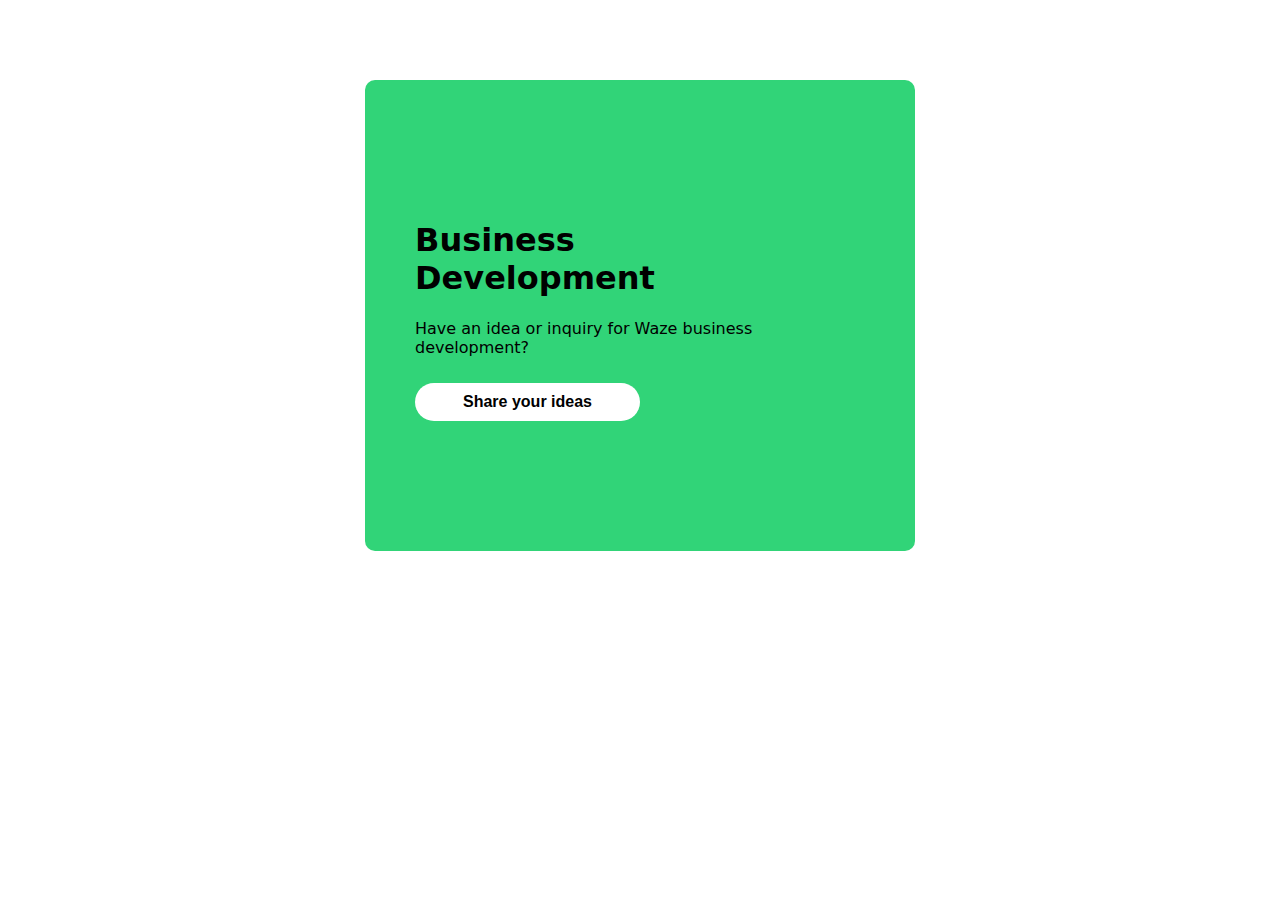
<file: DAY 1/HTCSS_Assignment_01/index.html>
<!DOCTYPE html>
<html lang="en">
<head>
    <meta charset="UTF-8">
    <meta name="viewport" content="width=device-width, initial-scale=1.0">
    <title>Document</title>
    <link rel="stylesheet" href="style.css">
</head>
<body>
    <div class="box">
        <h1 class="h">Business<br>Development</h1>
        <p>Have an idea or inquiry for Waze business development?</p>
        <button class="btn">Share your ideas</button>
    </div>
</body>
</html>
</file>
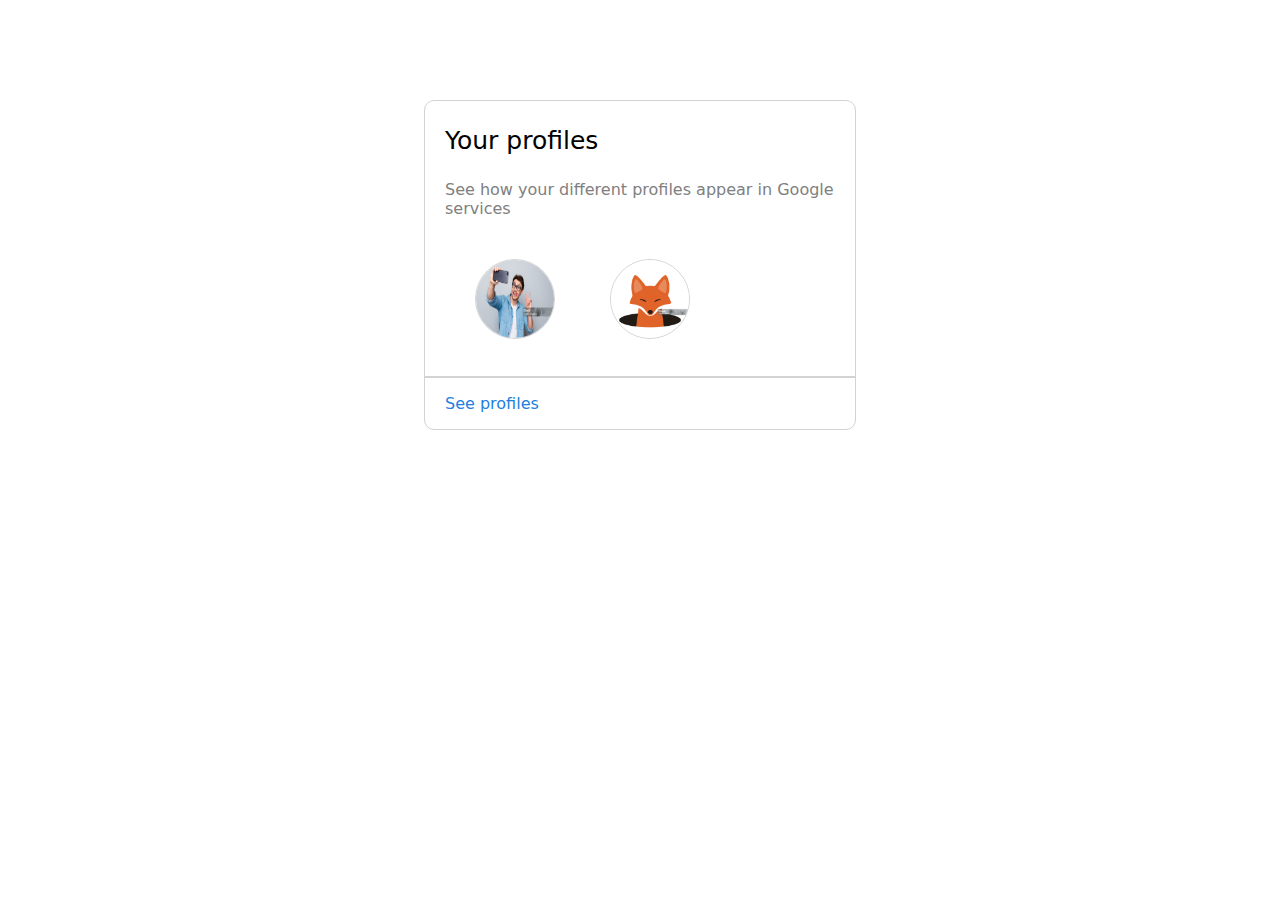
<file: DAY 1/HTCSS_Assignment_02/index.html>
<!DOCTYPE html>
<html lang="en">
<head>
    <meta charset="UTF-8">
    <meta name="viewport" content="width=device-width, initial-scale=1.0">
    <title>Document</title>
    <link rel="stylesheet" href="style.css">
</head>
<body>
    <div class="box">
        <div class="head">
            <p class="par1">Your profiles</p>
            <p class="par2">See how your different profiles appear in Google services</p>
        </div>
        <div class="rnd-img">
            <img src="man.jpg" class="imge">
            <img src="fox.jpg" class="imge">
        </div>
        <hr color="lightgray">
        <p class="para head">See profiles</p>
    </div>
</body>
</html>
</file>
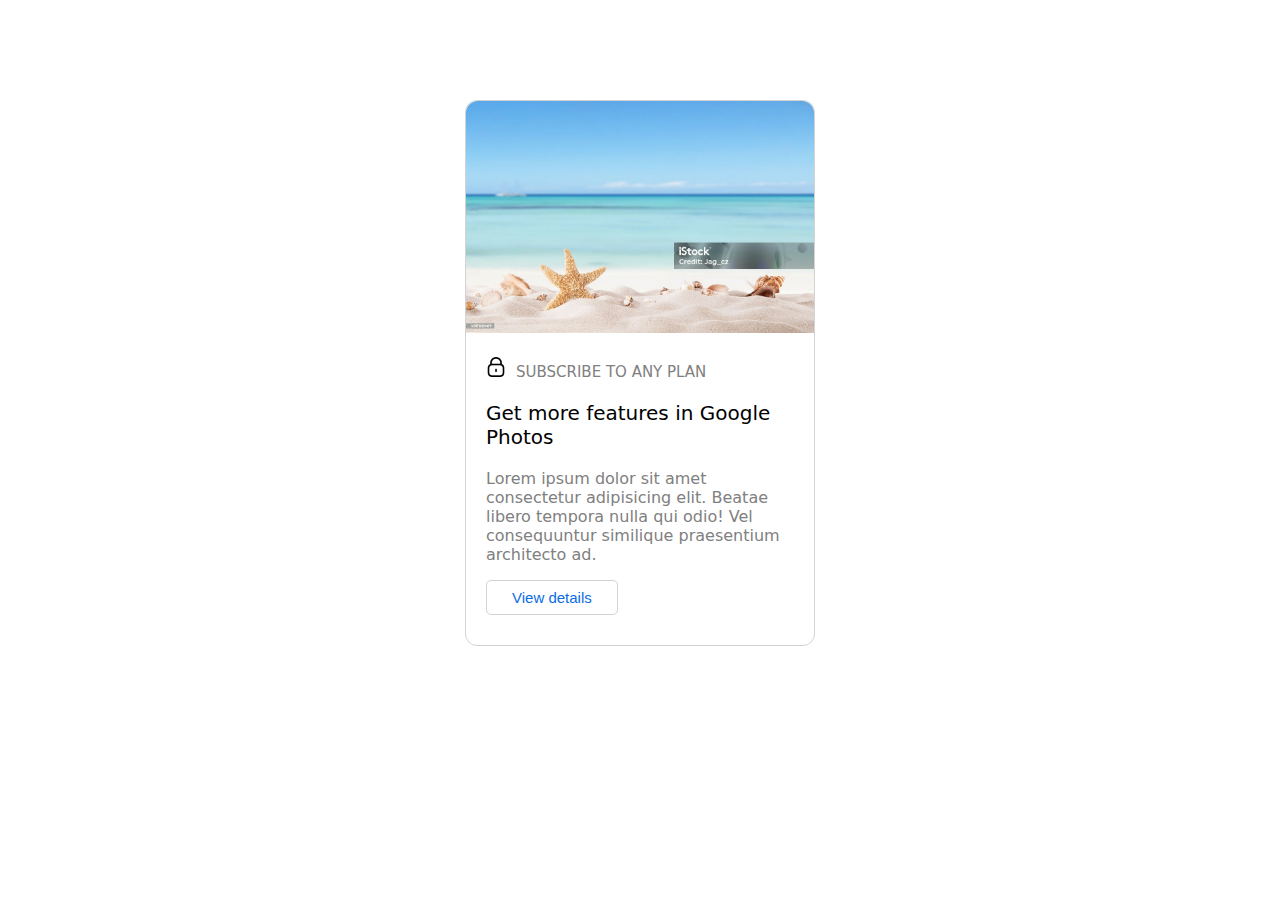
<file: DAY 1/HTCSS_Assignment_03/index.html>
<!DOCTYPE html>
<html lang="en">
<head>
    <meta charset="UTF-8">
    <meta name="viewport" content="width=device-width, initial-scale=1.0">
    <title>Document</title>
    <link rel="stylesheet" href="style.css">
</head>
<body>
    <div class="main">
        <img class="img" src="cover.jpg">
        <div class="content">
            <p class="head"><img class="img2" src="lock.png">SUBSCRIBE TO ANY PLAN</p>
            <p class="sub">Get more features in Google Photos</p>
            <p class="desc">Lorem ipsum dolor sit amet consectetur adipisicing elit. Beatae libero tempora nulla qui odio! Vel consequuntur similique praesentium architecto ad.</p>
            <button class="btn">View details</button>
        </div>
    </div>
</body>
</html>
</file>
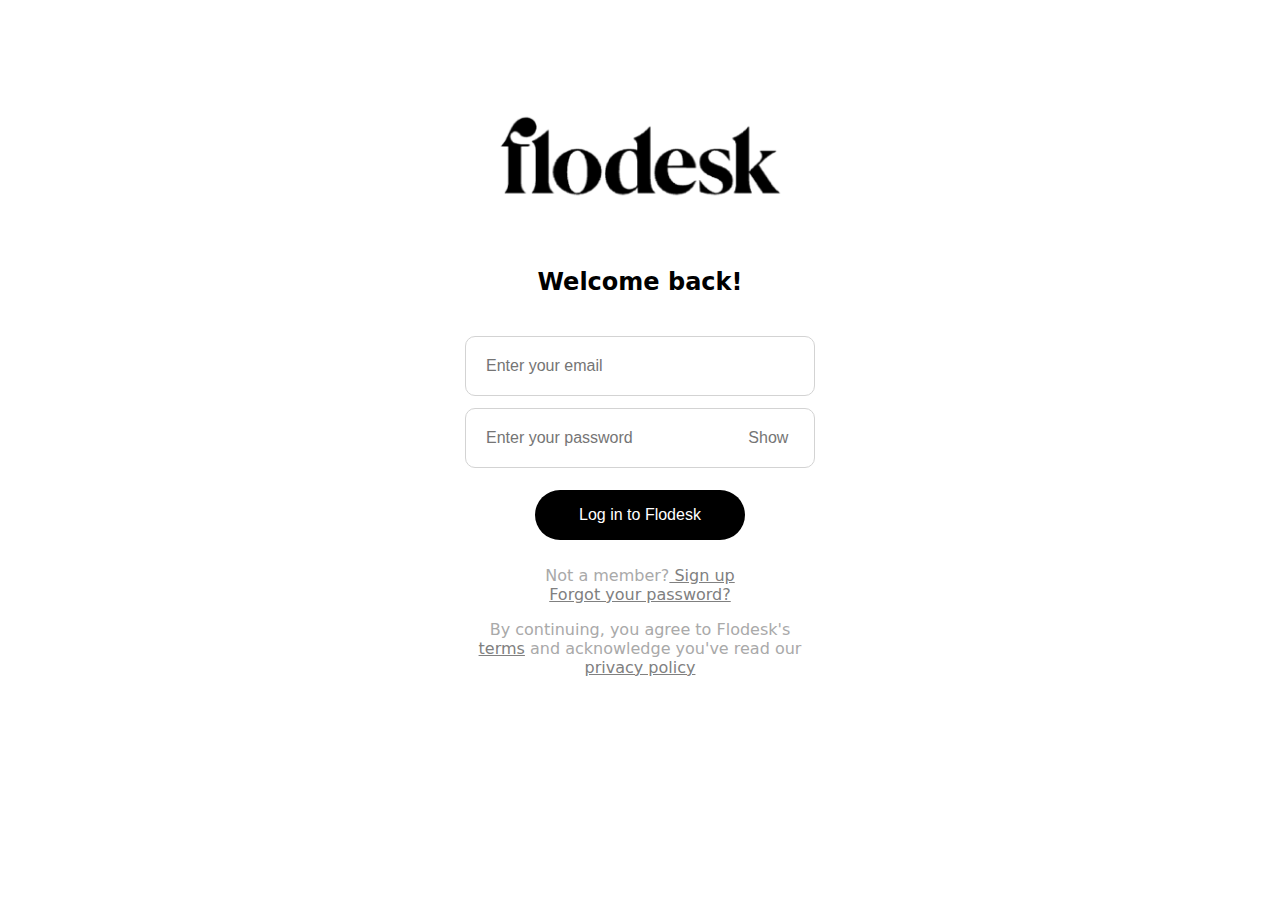
<file: DAY 1/HTCSS_Assignment_04/index.html>
<!DOCTYPE html>
<html lang="en">
<head>
    <meta charset="UTF-8">
    <meta name="viewport" content="width=device-width, initial-scale=1.0">
    <title>Document</title>
    <link rel="stylesheet" href="style.css">
</head>
<body>
    <div class="login">
        <img class="img" src="logo.png">
        <h2 class="h">Welcome back!</h2>
        <input type="text" class="input" placeholder="Enter your email">
        <input type="password" class="input" placeholder="Enter your password                          Show">
        <button class="btn-dark">Log in to Flodesk</button>
        <div class="foot">
            <p>Not a member?<a href="" class="dg"> Sign up</a><br><a href="" class="dg">Forgot your password?</a></p>
            <p>By continuing, you agree to Flodesk's <a href="" class="dg">terms</a> and acknowledge you've read our <a href="" class="dg">privacy policy</a></p>
        </div>
    </div>
</body>
</html>
</file>
<file: DAY 1/HTCSS_Assignment_01/style.css>
.box{
    padding: 120px 50px;
    margin: 80px auto;
    width: 450px;
    background-color: rgb(49, 212, 120);
    border-radius: 10px;
    font-family: system-ui, -apple-system, BlinkMacSystemFont, 'Segoe UI', Roboto, Oxygen, Ubuntu, Cantarell, 'Open Sans', 'Helvetica Neue', sans-serif
}
.btn{
    width: 50%;
    border-radius: 100px;
    font-size: 16px;
    padding: 10px 25px;
    margin: 10px auto;
    border: none;
    background-color: white;
    font-weight: bolder;
}
.h{
    font-stretch: expanded;
}
</file>
<file: DAY 1/HTCSS_Assignment_02/style.css>
.box{
    align-items: center;
    margin: 100px auto;
    border: 1px solid lightgray;
    width: 430px;
    border-radius: 10px;
    font-family: system-ui, -apple-system, BlinkMacSystemFont, 'Segoe UI', Roboto, Oxygen, Ubuntu, Cantarell, 'Open Sans', 'Helvetica Neue', sans-serif;
}
.head{
    padding-left: 20px;
}
.par1{
    font-size: 25px;
}
.par2{
    color: gray;
}
.rnd-img{
    height:50%;
    margin-left: 25px;
}
.imge{
    border: 1px solid lightgrey;
    width: 80px;
    height: 80px;
    margin: 25px;
    border-radius: 50%;
    box-sizing: border-box;
}
.para{
    color: rgb(35, 126, 224);
}
</file>
<file: DAY 1/HTCSS_Assignment_03/style.css>
.main{
    border: 1px solid lightgrey;
    margin: 100px auto;
    padding-bottom: 20px;
    width: 350px;
    box-sizing: border-box;
    border-radius: 12px;
    font-family: system-ui, -apple-system, BlinkMacSystemFont, 'Segoe UI', Roboto, Oxygen, Ubuntu, Cantarell, 'Open Sans', 'Helvetica Neue', sans-serif;
}
.head{
    font-size: 15px;
    color: grey;
}
.img{
    height: 40%;
    width: 100%;
    border-radius: 12px 12px 0px 0px;
}
.content{
    height: 45%;
    margin: 20px 20px 10px 20px;
}
.img2{
    height: 20px;
    width: 20px;
    padding-right: 10px;
}
.sub{
    font-size: 20px;
}
.desc{
    color: grey;
}
.btn{
    color: rgb(10, 109, 230);
    padding: 8px 25px;
    background-color: white;
    border-radius: 5px;
    border: 1px solid lightgray;
    font-size: 15px;
}
</file>
<file: DAY 1/HTCSS_Assignment_04/style.css>
.login{
    text-align: center;
    width: 350px;
    margin: 80px auto;
    font-family: system-ui, -apple-system, BlinkMacSystemFont, 'Segoe UI', Roboto, Oxygen, Ubuntu, Cantarell, 'Open Sans', 'Helvetica Neue', sans-serif;
}
.h{
    padding-bottom: 20px;
}
.img{
    width: 100%;
}
.input{
    width: 100%;
    margin-bottom: 12px;
    padding: 20px;
    box-sizing: border-box;
    border-radius: 10px;
    border: 1px solid lightgray;
    font-size: 16px;
}
.btn-dark{
    background-color: black;
    color: white;
    width: 60%;
    box-sizing: border-box;
    padding: 16px;
    margin: 10px auto;
    font-size: 16px;
    border-radius: 32px;
    border: none; 
}
.foot{
    color: darkgray;
}
.dg{
    color: gray;
}
</file>
